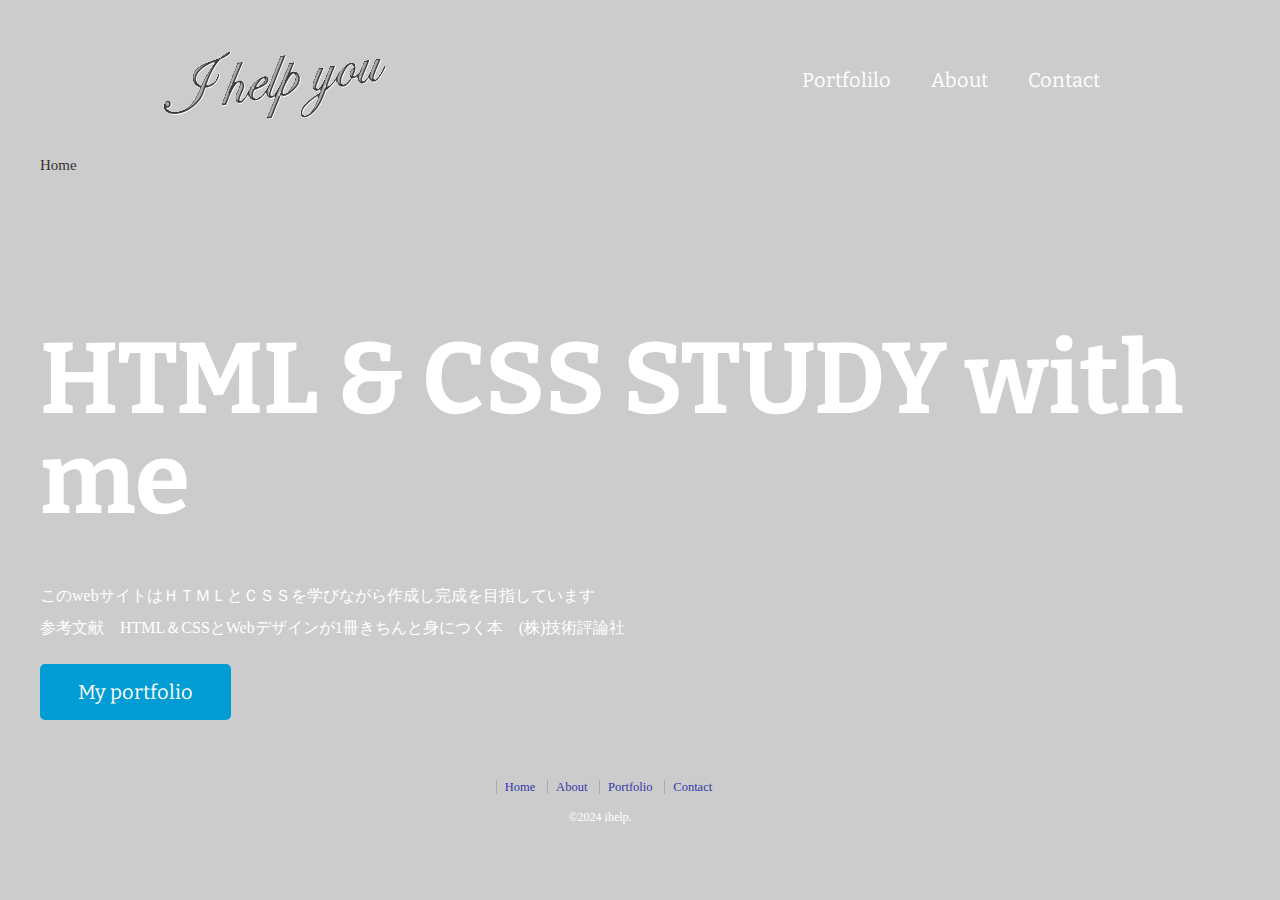
<file: index.html>
<!DOCTYPE html>
<html>
<head>
    <meta charset="UTF-8">
   <meta name="viewport" content="width=device-width,initial-scale=1"> <!-- 端末サイズに自動で合わせる -->
    <title>ihelp website</title>
 <link href="https://fonts.googleapis.com/css2?family=Bitter:ital,wght@0,100..900;1,100..900&display=swap" rel="stylesheet">
    <link href="stylesheet.css" rel="stylesheet">
    <link href="images/favicon.ico" rel="shortcut icon">
</head>
<!-- body始まり-->
<body id="index">
<!-- header始まり-->
    <header>
        <div class="logo">
        <a href="index.html">
        <img src="images/logo3.png" alt="ihelp">
        </a>
        </div>
        <nav>
        <ul class="global-nav">
            <li><a href="portfolio.html">Portfolilo</a></li>
            <li><a href="about.html">About</a></li>
            <li><a href="contact.html">Contact</a></li>
        </ul>
        </nav>
    </header>
<!--    headerの終わり-->
<!--    wrap始まり-->
    <div id="wrap">
      <div id="breadcrumb">
        <ol>
          <li>Home</li>
        </ol>
      </div>
        <div class="content">
          <h1>HTML & CSS STUDY with me </h1>
          <p>このwebサイトはＨＴＭＬとＣＳＳを学びながら作成し完成を目指しています　<br>参考文献　HTML＆CSSとWebデザインが1冊きちんと身につく本　(株)技術評論社</p>
          <p class="btn"><a href="portfolio.html">My portfolio</a></p>
        </div>
    </div>
<!--    wrapの終わり-->
<!--    footerの始まり-->
    <footer>
        <div id="footer_nav">
        <ul>
          <li><a href="index.html">Home</a></li> 
          <li><a href="about.html">About</a></li> 
          <li><a href="portfolio.html">Portfolio</a></li> 
          <li><a href="contact.html">Contact</a></li> 
        </ul>
      </div>
    <small>&copy;2024 ihelp.</small>
    </footer>
<!--    footerの終わり-->
    </body>
<!--    bodyの終わり-->
</html>
</file>
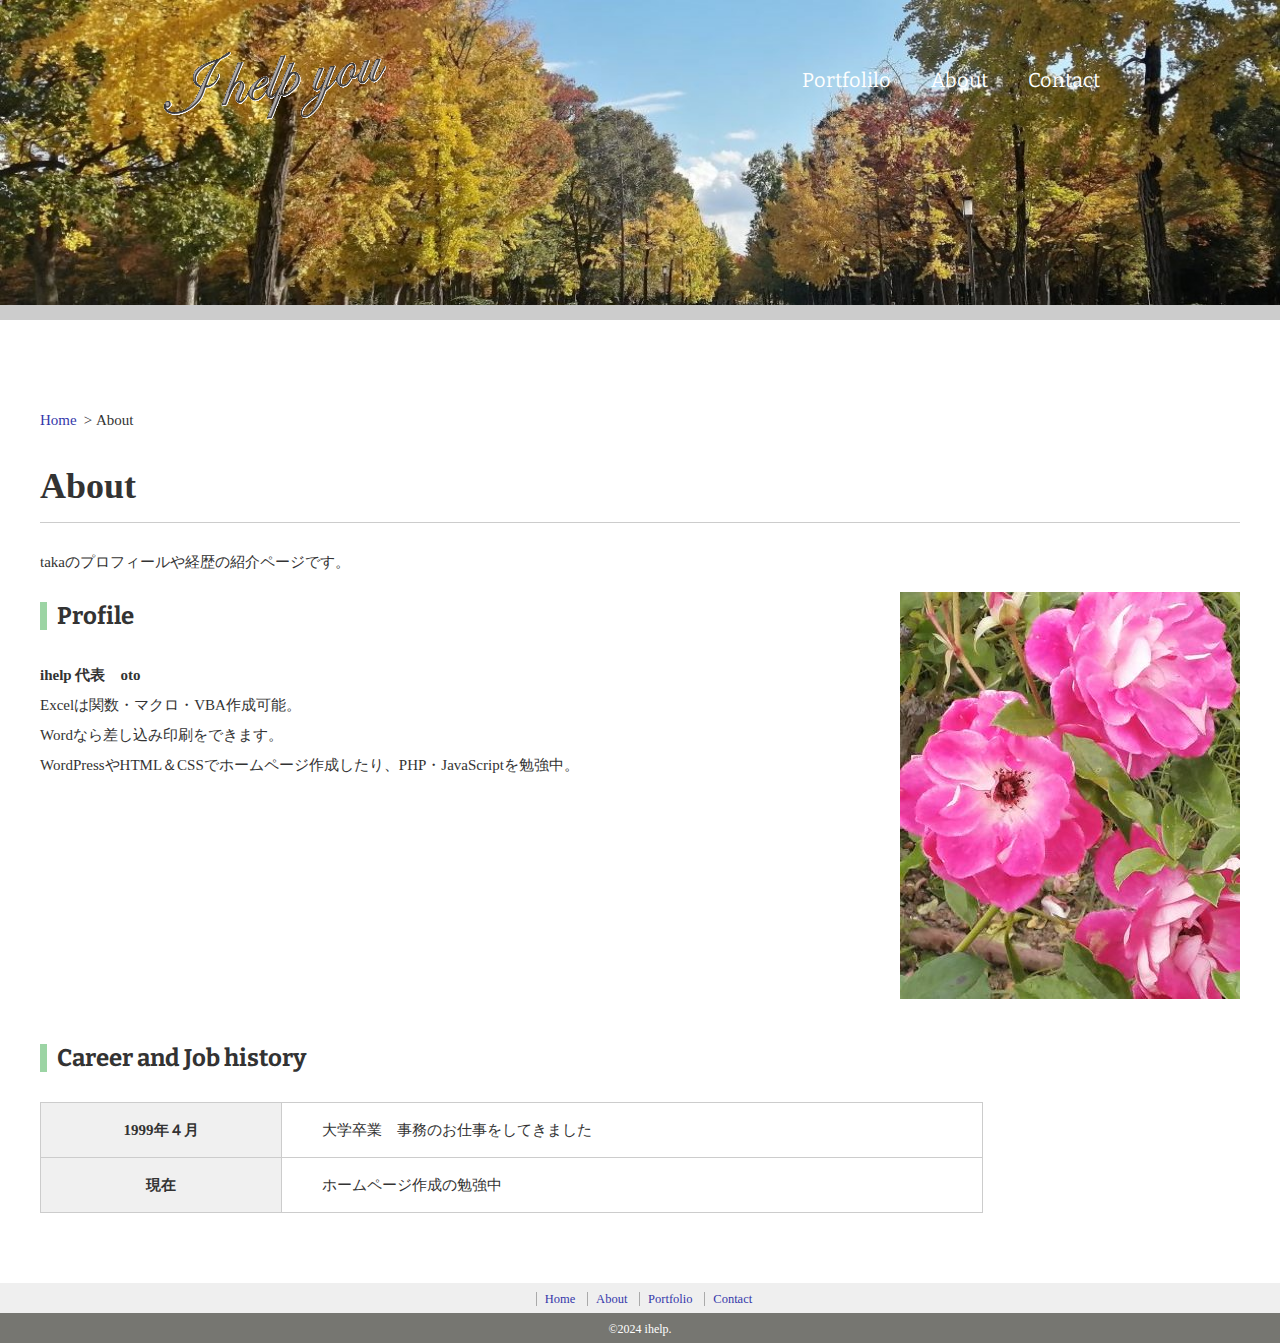
<file: about.html>
<!DOCTYPE html>
<html>
<head>
    <meta charset="UTF-8">
   <meta name="viewport" content="width=device-width,initial-scale=1"> <!-- 端末サイズに自動で合わせる -->
    <title>about|ホームページ作成中「ihelp」</title>
 <link href="https://fonts.googleapis.com/css2?family=Bitter:ital,wght@0,100..900;1,100..900&display=swap" rel="stylesheet">
   <link href="stylesheet.css" rel="stylesheet">
   <link href="images/favicon.ico" rel="shortcut icon">
</head>
<body id="about">
  
<!-- header始まり-->
    <header>
        <div class="logo">
        <a href="index.html">
        <img src="images/logo3.png" alt="ihelp">
        </a>
        </div>
        <nav>
        <ul class="global-nav">
            <li><a href="portfolio.html">Portfolilo</a></li>
            <li><a href="about.html">About</a></li>
            <li><a href="contact.html">Contact</a></li>
        </ul>
        </nav>
    </header>
<!--    headerの終わり-->
<!--    wrap始まり-->
    <div id="wrap">
      <div id="breadcrumb">
        <ol>
          <li><a href="index.html">Home</a></li>
          <li>About</li>
        </ol>
      </div>
        <div class="content">
          <div class="main-center">
            <h1>About</h1>
            <p>takaのプロフィールや経歴の紹介ページです。</p>
            <section class="profile clearfix">
              <div class="profile-txt">
                <h2 class="icon">Profile</h2>
                <p><span>ihelp 代表　oto</span><br>Excelは関数・マクロ・VBA作成可能。<br>Wordなら差し込み印刷をできます。<br>WordPressやHTML＆CSSでホームページ作成したり、PHP・JavaScriptを勉強中。</p>
              </div>
              <img src="images/about.jpg" alt="otoプロフィール画像" class="profile-image">
            </section>
            <section class="career">
              <h2 class="icon">Career and Job history</h2>
              <table>
              <tr>
                <th>1999年４月</th>
                <td>大学卒業　事務のお仕事をしてきました</td>
              </tr>
              <tr>
                <th>現在</th>
                <td>ホームページ作成の勉強中</td>
              </tr>
              </table>
            </section>
          </div>
        </div>
    </div>
<!--    wrapの終わり-->
<!--    footerの始まり-->
    <footer>
        <div id="footer_nav">
        <ul>
          <li><a href="index.html">Home</a></li> 
          <li><a href="about.html">About</a></li> 
          <li><a href="portfolio.html">Portfolio</a></li> 
          <li><a href="contact.html">Contact</a></li> 
        </ul>
      </div>
    <small>&copy;2024 ihelp.</small>
    </footer>
<!--    footerの終わり-->
    </body>
<!--    bodyの終わり-->
</html>
</file>
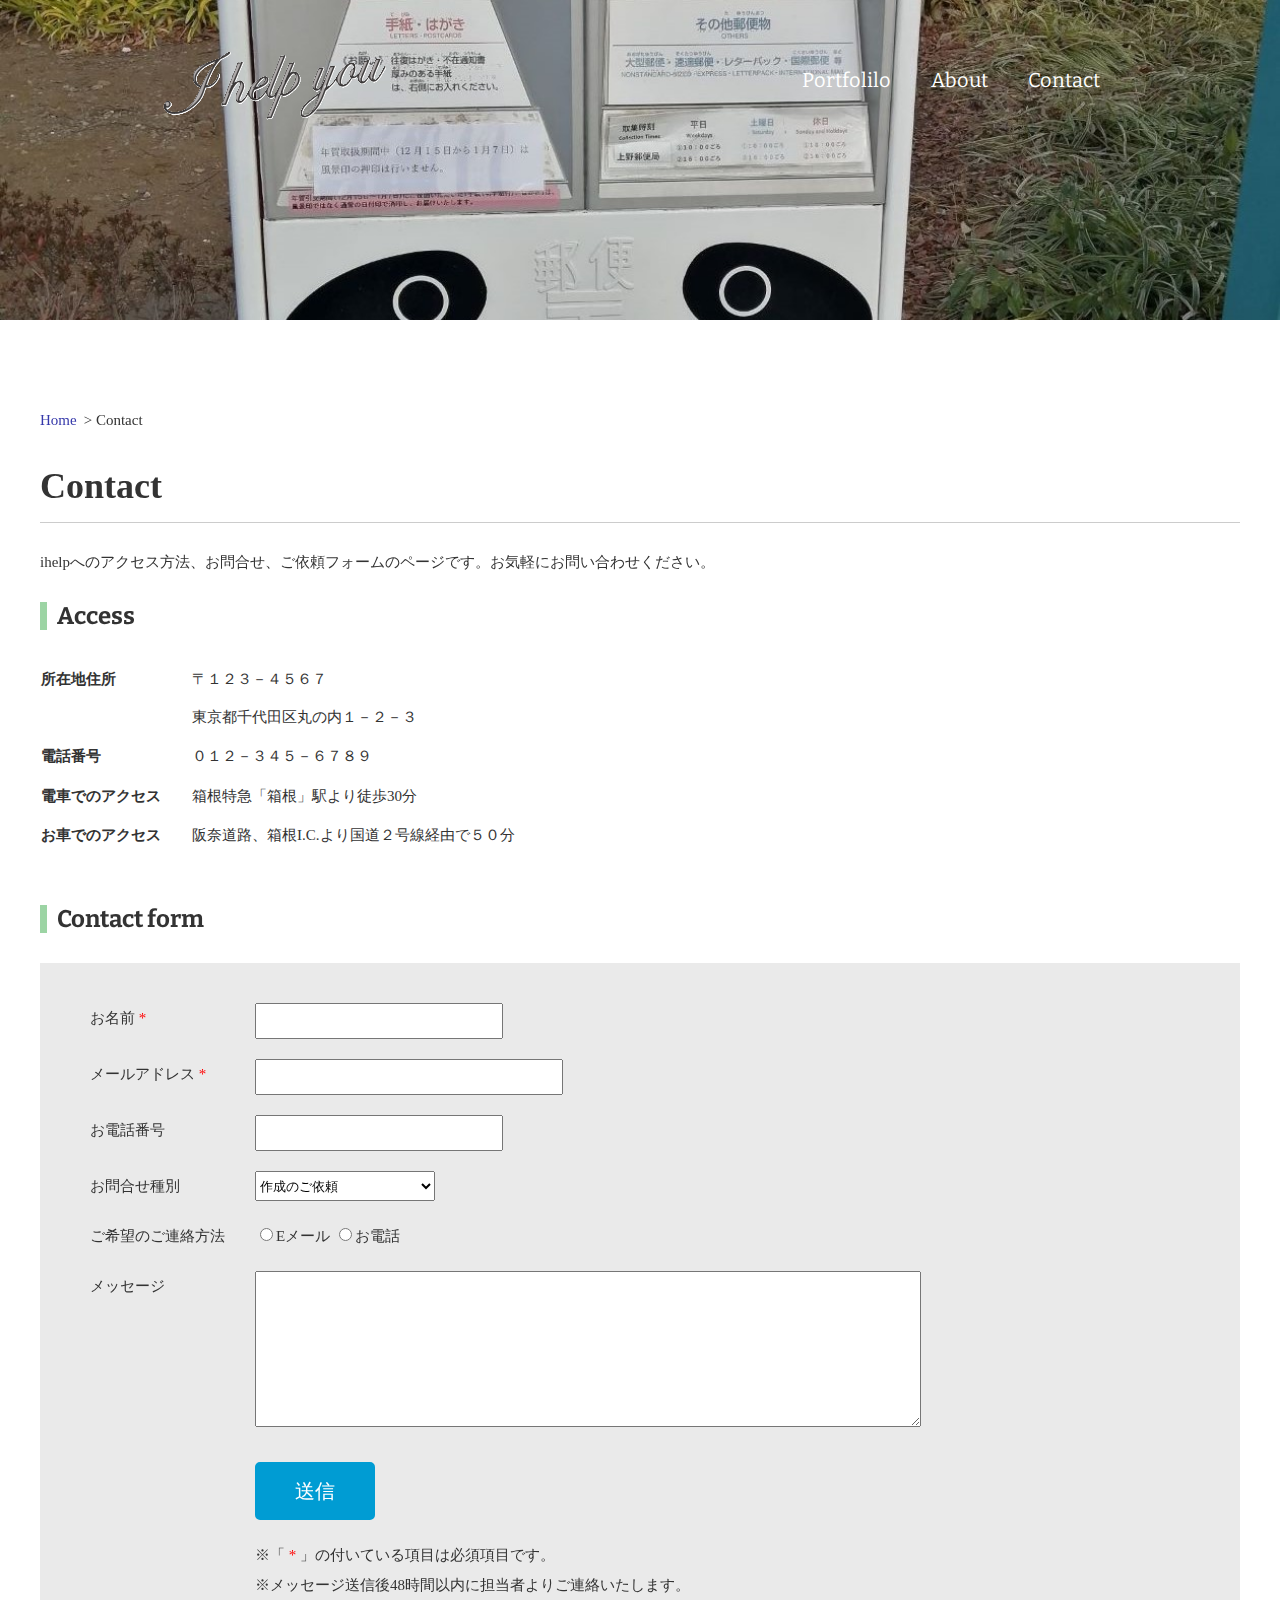
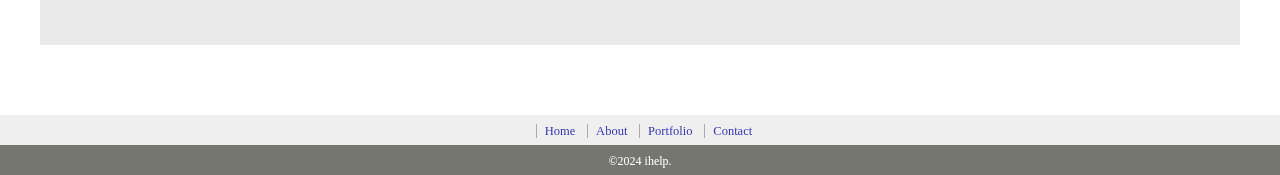
<file: contact.html>
<!DOCTYPE html>
<html>
<head>
    <meta charset="UTF-8">
    <meta name="viewport" content="width=device-width,initial-scale=1"> <!-- 端末サイズに自動で合わせる -->
    <title>Contact|Webサイト作成中</title>
 <link href="https://fonts.googleapis.com/css2?family=Bitter:ital,wght@0,100..900;1,100..900&display=swap" rel="stylesheet">
    <link href="stylesheet.css" rel="stylesheet">
     <link href="images/favicon.ico" rel="shortcut icon">
</head>
<!-- body始まり-->
<body id="contact">
<!-- header始まり-->
    <header>
        <div class="logo">
        <a href="index.html">
        <img src="images/logo3.png" alt="ihelp">
        </a>
        </div>
        <nav>
        <ul class="global-nav">
            <li><a href="portfolio.html">Portfolilo</a></li>
            <li><a href="about.html">About</a></li>
            <li><a href="contact.html">Contact</a></li>
        </ul>
        </nav>
    </header>
<!--    headerの終わり-->
<!--    wrap始まり-->
    <div id="wrap">
      <div id="breadcrumb">
        <ol>
          <li><a href="index.html">Home</a></li>
          <li>Contact</li>
        </ol>
      </div>
        <div class="content">
          <div class="main-center">
          <h1>Contact</h1>
            <p>ihelpへのアクセス方法、お問合せ、ご依頼フォームのページです。お気軽にお問い合わせください。</p>
            <section class="access clearfix">
            <h2 class="icon">Access</h2>
              <table>
                <tr>
                  <th>所在地住所</th>
                  <td>〒１２３－４５６７<br>東京都千代田区丸の内１－２－３</td>
                </tr>
                <tr>
                  <th>電話番号</th>
                  <td>０１２－３４５－６７８９</td>
                </tr>
                 <tr>
                  <th>電車でのアクセス</th>
                  <td>箱根特急「箱根」駅より徒歩30分</td>
                </tr>
                 <tr>
                  <th>お車でのアクセス</th>
                  <td>阪奈道路、箱根I.C.より国道２号線経由で５０分</td>
                </tr>
              </table>
              <iframe src="https://www.google.com/maps/embed?pb=!1m18!1m12!1m3!1d3280.453457503301!2d135.49959197520553!3d34.69374098358725!2m3!1f0!2f0!3f0!3m2!1i1024!2i768!4f13.1!3m3!1m2!1s0x6000e6e8a65b343f%3A0x2e1148b61ea19b98!2sOsaka%20City%20Hall!5e0!3m2!1sen!2sjp!4v1736317287322!5m2!1sen!2sjp" width="460" height="200" style="border:0;" allowfullscreen="" loading="lazy" referrerpolicy="no-referrer-when-downgrade"></iframe>
            </section>
          </div>
        <section>
          <h2 class="icon">Contact form</h2>
          <div class="form">
            <form>
              <dl>
                <dt><span class="required">お名前</span></dt>
                <dd><input type="text" name="name" class="name" required> </dd>
                <dt><span class="required">メールアドレス</span></dt>
                <dd><input type="email" name="email" class="email" required> </dd>
                <dt>お電話番号</dt>
                <dd><input type="tel" name="tel" class="tel"> </dd>
                <dt>お問合せ種別</dt>
                <dd>
                  <select name="type" class="type">
                    <option value="作成のご依頼">作成のご依頼</option>
                    <option value="ホームページへのご意見">ホームページへのご意見</option>
                    <option value="その他お問合せ">その他お問合せ</option>
                  </select>  
                </dd>
                <dt>ご希望のご連絡方法</dt>
                <dd>
                  <input type="radio" name="contact" value="Eメール">Eメール
                  <input type="radio" name="contact" value="お電話">お電話
                </dd>
                <dt>メッセージ</dt>
                <dd><textarea name="message"  class="message"></textarea> </dd>
              </dl>
              <button type="submit"  class="btn">送信</button>
            </form>
            <div class="attention">
              <p>※「<span class="required"></span> 」の付いている項目は必須項目です。<br>※メッセージ送信後48時間以内に担当者よりご連絡いたします。 </p>
            </div>
          </div>
         </section>
        </div>
    </div>
<!--    wrapの終わり-->
<!--    footerの始まり-->
    <footer>
         <div id="footer_nav">
        <ul>
          <li><a href="index.html">Home</a></li> 
          <li><a href="about.html">About</a></li> 
          <li><a href="portfolio.html">Portfolio</a></li> 
          <li><a href="contact.html">Contact</a></li> 
        </ul>
      </div>
    <small>&copy;2024 ihelp.</small>
    </footer>
<!--    footerの終わり-->
    </body>
<!--    bodyの終わり-->
</html>
</file>
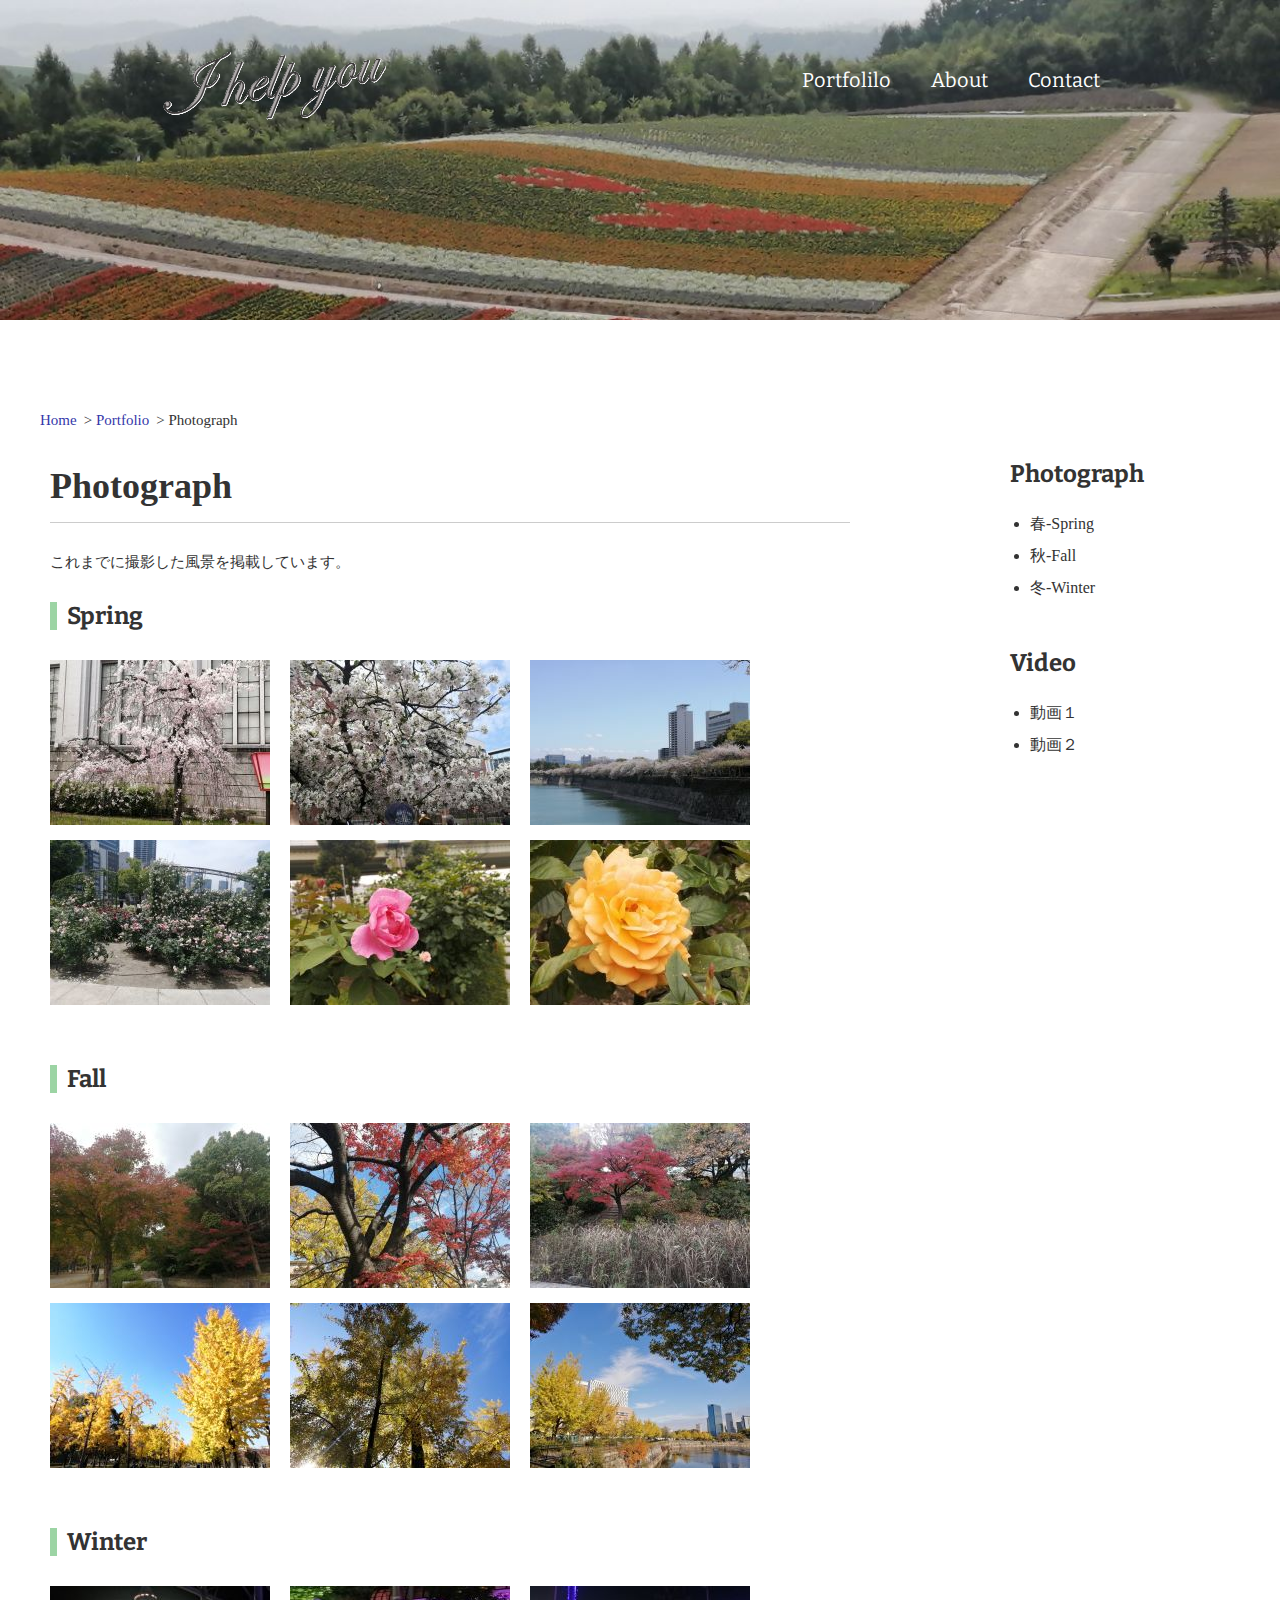
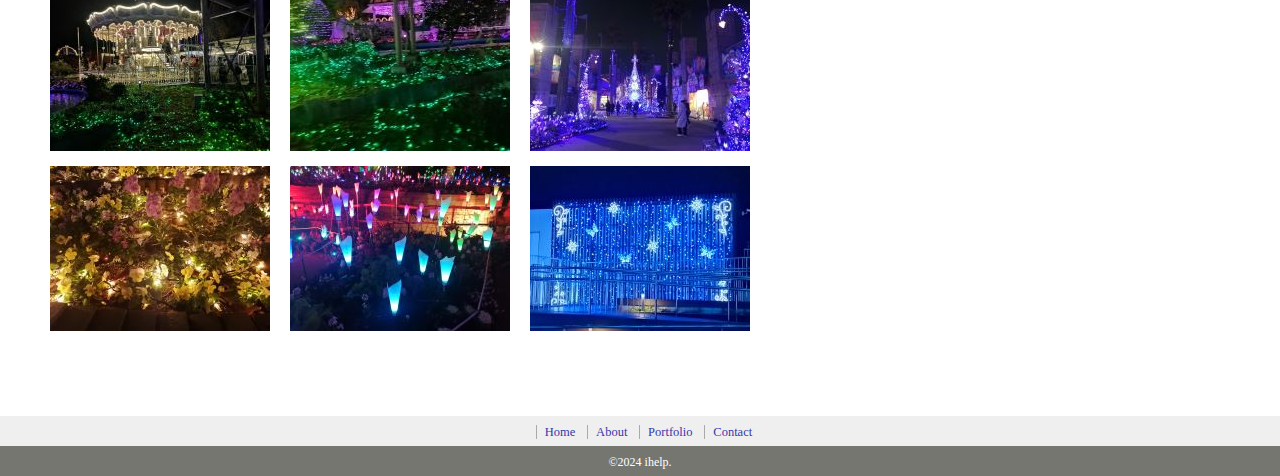
<file: photograph.html>
<!DOCTYPE html>
<html>
<head>
    <meta charset="UTF-8">
   <meta name="viewport" content="width=device-width,initial-scale=1"> <!-- 端末サイズに自動で合わせる -->
    <title>photograph|Webサイト作成中</title>
 <link href="https://fonts.googleapis.com/css2?family=Bitter:ital,wght@0,100..900;1,100..900&display=swap" rel="stylesheet">
   <link href="stylesheet.css" rel="stylesheet">
     <link href="images/favicon.ico" rel="shortcut icon">
</head>
<!-- body始まり-->
<body id="photograph">
<!-- header始まり-->
    <header>
        <div class="logo">
        <a href="index.html">
        <img src="images/logo3.png" alt="ihelp">
        </a>
        </div>
        <nav>
        <ul class="global-nav">
            <li><a href="portfolio.html">Portfolilo</a></li>
            <li><a href="about.html">About</a></li>
            <li><a href="contact.html">Contact</a></li>
        </ul>
        </nav>
    </header>
<!--    headerの終わり-->
<!--    wrap始まり-->
    <div id="wrap" class="clearfix">
      <div id="breadcrumb">
        <ol>
          <li><a href="index.html">Home</a></li>
          <li><a href="portfolio.html">Portfolio</a></li>
          <li>Photograph</li>
        </ol>
      </div>
        <div class="content">
          <div class="main">
            <h1>Photograph</h1>
            <p>これまでに撮影した風景を掲載しています。</p>
            <section id="spring">
              <h2 class="icon">Spring</h2>
                <ul class="clearfix photograph-list">
                　<li><img src="images/spring6.jpg" alt="造幣局の通り抜け"></li> 
                  <li><img src="images/spring2.jpg" alt="造幣局の通り抜け"></li>
                  <li><img src="images/spring3.jpg" alt="大阪城の桜"></li>
                  <li><img src="images/spring4.jpg" alt="中之島公園のバラ"></li>
                  <li><img src="images/spring1.jpg" alt="中之島公園のバラ"></li>
                  <li><img src="images/spring5.jpg" alt="中之島公園のバラ"></li>
                </ul>
            </section>
             <section id="fall">
              <h2 class="icon">Fall</h2>
                <ul class="clearfix photograph-list">
                　<li><img src="images/fall1.jpg" alt="花博記念公園"></li> 
                  <li><img src="images/fall2.jpg" alt="花博記念公園"></li>
                  <li><img src="images/fall3.jpg" alt="花博記念公園"></li>
                  <li><img src="images/fall4.jpg" alt="大阪城"></li>
                  <li><img src="images/fall5.jpg" alt="大阪城"></li>
                  <li><img src="images/fall6.jpg" alt="大阪城"></li>
                </ul>
            </section>
            <section id="winter">
              <h2 class="icon">Winter</h2>
                <ul class="clearfix photograph-list">
                　<li><img src="images/winter1.jpg" alt="ひらパーイルミネーション"></li> 
                  <li><img src="images/winter2.jpg" alt="ひらパーイルミネーション"></li>
                  <li><img src="images/winter3.jpg" alt="ひらパーイルミネーション"></li>
                  <li><img src="images/winter4.jpg" alt="ひらパーイルミネーション"></li>
                  <li><img src="images/winter5.jpg" alt="ひらパーイルミネーション"></li>
                  <li><img src="images/winter6.jpg" alt="ひらパーイルミネーション"></li>
                </ul>
            </section>
          </div>
          <aside class="sidebar">
             <section>
              <h2>Photograph</h2>
                <ul>
                  <li><a href="photograph.html#spring">春-Spring</a></li>
                   <li><a href="photograph.html#fall">秋-Fall</a></li>
                   <li><a href="photograph.html#winter">冬-Winter</a></li>
                </ul>
              </section>
            <section>
              <h2><a href="video.html#video">Video</a></h2>
                <ul>
                  <li><a href="video.html#movie1">動画１</a></li>
                  <li><a href="video.html#movie2">動画２</a></li>
                </ul>
            </section>
          </aside>
        </div>
    </div>
<!--    wrapの終わり-->
<!--    footerの始まり-->
    <footer>
        <div id="footer_nav">
        <ul>
          <li><a href="index.html">Home</a></li> 
          <li><a href="about.html">About</a></li> 
          <li><a href="portfolio.html">Portfolio</a></li> 
          <li><a href="contact.html">Contact</a></li> 
        </ul>
      </div>
    <small>&copy;2024 ihelp.</small>
    </footer>
<!--    footerの終わり-->
    </body>
<!--    bodyの終わり-->
</html>
</file>
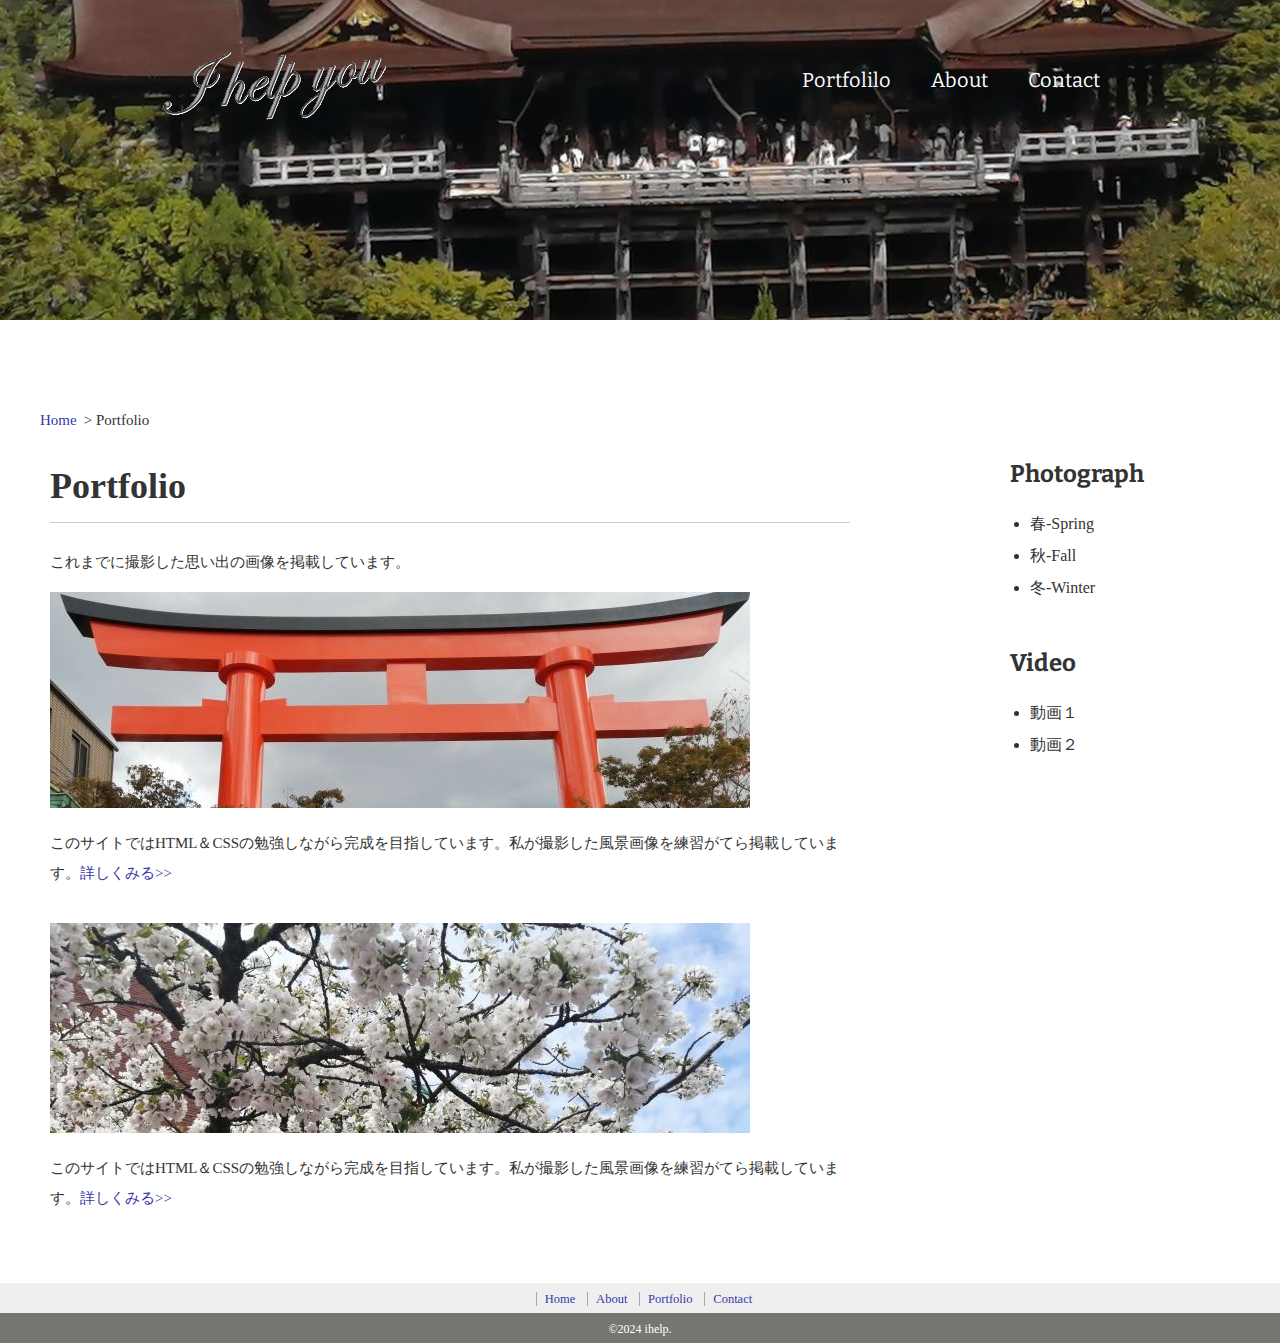
<file: portfolio.html>
<!DOCTYPE html>
<html>
<head>
    <meta charset="UTF-8">
   <meta name="viewport" content="width=device-width,initial-scale=1"> <!-- 端末サイズに自動で合わせる -->
    <title>Portfolio|Webサイト作成中</title>
 <link href="https://fonts.googleapis.com/css2?family=Bitter:ital,wght@0,100..900;1,100..900&display=swap" rel="stylesheet">
    <link href="stylesheet.css" rel="stylesheet">
     <link href="images/favicon.ico" rel="shortcut icon">
</head>
<!-- body始まり-->
<body id="portfolio">
<!-- header始まり-->
    <header>
        <div class="logo">
        <a href="index.html">
        <img src="images/logo3.png" alt="ihelp">
        </a>
        </div>
        <nav>
        <ul class="global-nav">
            <li><a href="portfolio.html">Portfolilo</a></li>
            <li><a href="about.html">About</a></li>
            <li><a href="contact.html">Contact</a></li>
        </ul>
        </nav>
    </header>
<!--    headerの終わり-->
<!--    wrap始まり-->
    <div id="wrap" class="clearfix">
      <div id="breadcrumb">
        <ol>
          <li><a href="index.html">Home</a></li>
          <li>Portfolio</li>
        </ol>
      </div>
        <div class="content">
          <div class="main">
            <h1>Portfolio</h1>
            <p>これまでに撮影した思い出の画像を掲載しています。</p>
            <section>
             <h2> <a href="photograph.html">
              <img src="images/portfolio1.jpg" alt="PHOTOGRAPH"></a></h2>
              <p>このサイトではHTML＆CSSの勉強しながら完成を目指しています。私が撮影した風景画像を練習がてら掲載しています。<a href="photograph.html">詳しくみる>></a></p>
            </section>
             <section>
             <h2> <a href="video.html">
              <img src="images/portfolio2.jpg" alt="VIDEO"></a></h2>
              <p>このサイトではHTML＆CSSの勉強しながら完成を目指しています。私が撮影した風景画像を練習がてら掲載しています。<a href="video.html">詳しくみる>></a></p>
            </section>
          </div>
          <aside class="sidebar">
            <section>
              <h2>Photograph</h2>
                <ul>
                  <li><a href="photograph.html#spring">春-Spring</a></li>
                  <li><a href="photograph.html#fall">秋-Fall</a></li>
                   <li><a href="photograph.html#winter">冬-Winter</a></li>
                </ul>
            </section>
            <section>
              <h2>Video</h2>
                <ul>
                  <li><a href="video.html#movie1">動画１</a></li>
                  <li><a href="video.html#movie2">動画２</a></li>
                </ul>
            </section>
          </aside>
        </div>
    </div>
<!--    wrapの終わり-->
<!--    footerの始まり-->
    <footer>
        <div id="footer_nav">
        <ul>
          <li><a href="index.html">Home</a></li> 
          <li><a href="about.html">About</a></li> 
          <li><a href="portfolio.html">Portfolio</a></li> 
          <li><a href="contact.html">Contact</a></li> 
        </ul>
      </div>
    <small>&copy;2024 ihelp.</small>
    </footer>
<!--    footerの終わり-->
    </body>
<!--    bodyの終わり-->
</html>
</file>
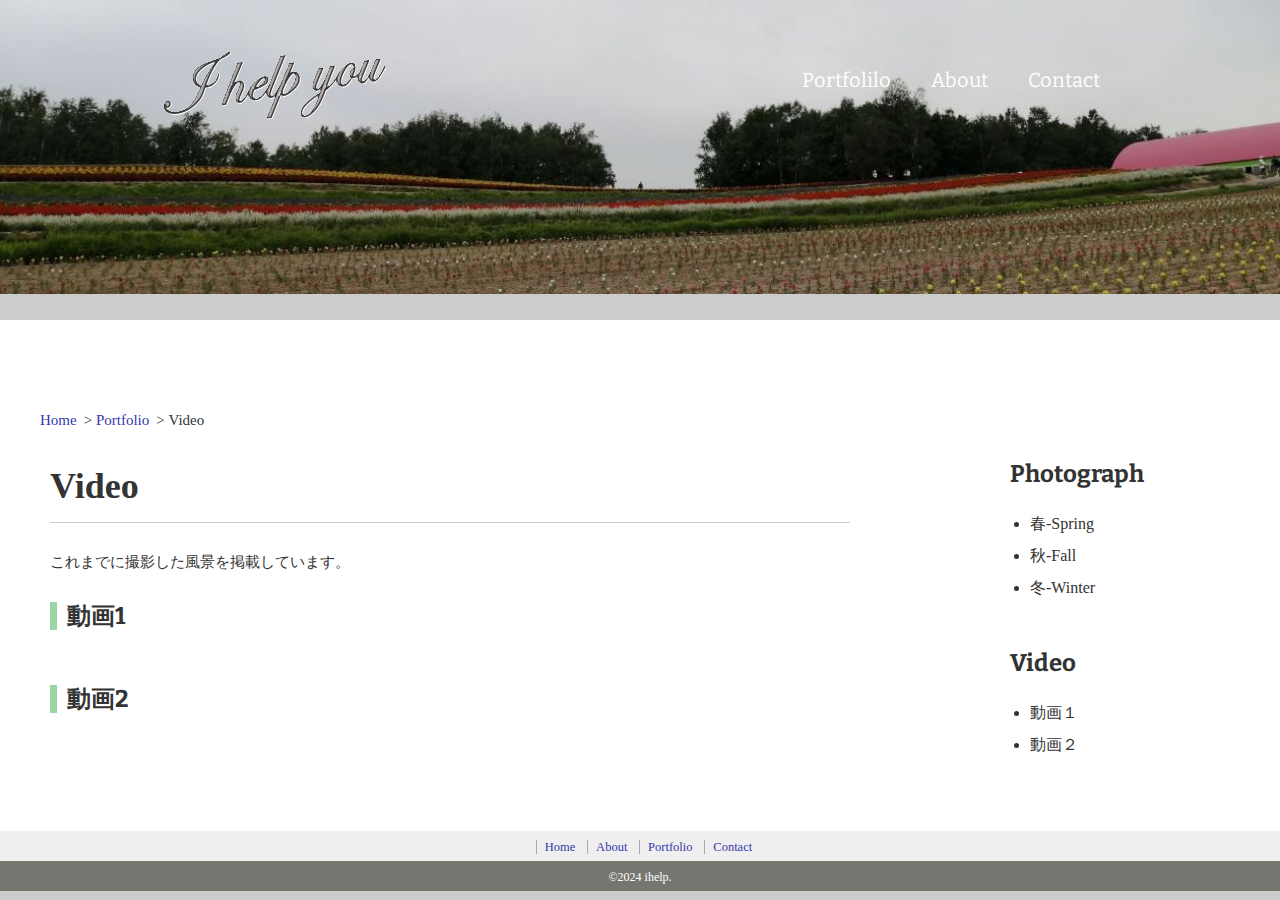
<file: video.html>
<!DOCTYPE html>
<html>
<head>
    <meta charset="UTF-8">
   <meta name="viewport" content="width=device-width,initial-scale=1"> <!-- 端末サイズに自動で合わせる -->
    <title>photograph|Webサイト作成中</title>
 <link href="https://fonts.googleapis.com/css2?family=Bitter:ital,wght@0,100..900;1,100..900&display=swap" rel="stylesheet">
    <link href="stylesheet.css" rel="stylesheet">
     <link href="images/favicon.ico" rel="shortcut icon">
</head>
<!-- body始まり-->
<body id="video">
<!-- header始まり-->
    <header>
        <div class="logo">
        <a href="index.html">
        <img src="images/logo3.png" alt="ihelp">
        </a>
        </div>
        <nav>
        <ul class="global-nav">
            <li><a href="portfolio.html">Portfolilo</a></li>
            <li><a href="about.html">About</a></li>
            <li><a href="contact.html">Contact</a></li>
        </ul>
        </nav>
    </header>
<!--    headerの終わり-->
<!--    wrap始まり-->
    <div id="wrap" class="clearfix">
      <div id="breadcrumb">
        <ol>
          <li><a href="index.html">Home</a></li>
          <li><a href="portfolio.html">Portfolio</a></li>
          <li>Video</li>
        </ol>
      </div>
        <div class="content">
          <div class="main">
            <h1>Video</h1>
            <p>これまでに撮影した風景を掲載しています。</p>
            <section id="movie1" class="clearfix">
              <h2 class="icon">動画1</h2>
            </section>
             <section id="movie2" class="clearfix">
              <h2 class="icon">動画2</h2>
            </section>
          </div>
          <aside class="sidebar">
             <section>
              <h2><a href="photograph.html#photograph">Photograph</a></h2>
                <ul>
                  <li><a href="photograph.html#spring">春-Spring</a></li>
                   <li><a href="photograph.html#fall">秋-Fall</a></li>
                   <li><a href="photograph.html#winter">冬-Winter</a></li>
                </ul>
              </section>
            <section>
              <h2>Video</h2>
                <ul>
                  <li><a href="video.html#movie1">動画１</a></li>
                  <li><a href="video.html#movie2">動画２</a></li>
                </ul>
            </section>
          </aside>
        </div>
    </div>
<!--    wrapの終わり-->
<!--    footerの始まり-->
    <footer>
        <div id="footer_nav">
        <ul>
          <li><a href="index.html">Home</a></li> 
          <li><a href="about.html">About</a></li> 
          <li><a href="portfolio.html">Portfolio</a></li> 
          <li><a href="contact.html">Contact</a></li> 
        </ul>
      </div>
    <small>&copy;2024 ihelp.</small>
    </footer>
<!--    footerの終わり-->
    </body>
<!--    bodyの終わり-->
</html>
</file>
<file: stylesheet.css>
@charset"utf-8";
/*ブラウザ既定スタイルの解除始まり*/
body{
  margin: 0;
  padding: 0;
  background-color: #cccccc;
  color: #333333;
  font-size: 15px;
  line-height: 2;
}

*{
  margin-top: 0;
 }

img{
  vertical-align: bottom;
}

ul{
  margin: 0;
  padding: 0;
}
/*ブラウザ既定スタイルの解除終わり*/
a{
  color: #3538aa;
  text-decoration: none;
}
/*訪問済みのリンクを設定*/
a:visited{
  color: #788d98;
}

a:hover{
  text-decoration: underline;
}

header{
  width: 960px;
  height:100px;
  margin: 0 auto;
}

.logo{
  float: left;
  margin-top: 50px;
}

.global-nav{
  float: right;
  margin-top: 60px;
}

.global-nav li{
  float: left;
  margin: 0 20px;
  font-size: 20px;
  list-style: none;
   font-family: "Bitter", serif;
}

.global-nav li a{
  color: #ffffff;
}

.global-nav li a:hover{
  border-bottom: 2px solid #ffffff;
  padding-bottom: 3px;
  text-decoration: none;
}
/*floatの解除　左右両方の回り込みを解除する*/
#wrap{
  clear: both;
  background-color: #ffffff;
  margin-top: 220px;
  padding: 35px 0;
}

#breadcrumb{
  list-style: none;
  margin-top: 50px;
  padding: 0;
}

#breadcrumb ol li{
  display: inline;
}

#breadcrumb ol li::after{
  content: ">";
  padding-left: 7px;
}

#breadcrumb ol li:last-child::after{
  content: none;
}

.content{
  width: 1200px;
  margin: 0 auto;
}
/*footerの設定*/
footer{
  text-align: center;
  color: #ffffff;
  background-color: #767671;
}
footer small{
  font-size: 12px;
}

footer #footer_nav{
  background-color: #efefef;
}

footer #footer_nav ul{
  list-style: none;
  margin: 0;
  padding: 0;
}

footer #footer_nav li{
  display: inline;
  border-left: solid 1px #aaa;
  margin-left:  8px;
  padding-left:  8px;
  font-size: smaller;
}


#index h1{
  font-size: 100px;
  line-height: 1;
  color: #ffffff;
  font-family:  "Bitter", serif;
  margin-bottom: 50px;
  border: none;
}

#index .content{
  margin-top: 150px;
}

#index p{
  font-size: 16px;
  color: #ffffff
}

.btn a{
  background-color: #009cd3;
  color: #ffffff;
  font-size: 20px;
  font-family:  "Bitter", serif;
  width: 185px;
  display: block;
  text-align: center;
  line-height: 50px;
  margin-top: 20px;
  border-radius: 5px;
  border: 3px solid #009cd3;
}

.btn a:hover{
  text-decoration: none; /*a要素の下線を消す*/
  background-color: #ffffff;
  color: #009cd3;
}

#index footer{
  width: 1200px;
  margin: 150px auto o auto;
  text-align: center;
  background-color: transparent;
}

#index footer #footer_nav{
  background-color: transparent;
}ckground-color: transparent;
}

#index{
  background-image: url(images/index.jpg);
  background-repeat: no-repeat;
  background-position: center center;
  background-attachment: fixed;
  background-size: cover;
}

#about{
  background-image: url(images/aboutbg.jpg);
  background-repeat: no-repeat;
  background-position: center top;
  background-attachment: fixed;
  background-size: 100% auto;
}

.main-center{
  width: 1200x;
  margin: 0 auto;
}

h1{
  
  font-size: 36px;
  border-bottom: 1px solid #cccccc;
}

h2{
   font-family:  "Bitter", serif;
   font-size:24px;
}

.icon::before{
  content: "";
  padding-right: 10px;
  border-left: 7px solid #9cd4a4;
}

#about .profile-txt{
  width: 540px;
  float: left;
}

#about .profile-txt span{
  font-weight: bold;
}

#about .profile-image{
  float: right;
}
/*clearfixで回り込みを解除する*/
.clearfix::after{
  content: "";
  display: block;
  clear: both;
}

section{
  margin-bottom: 35px;
}

#about .career th{
  width: 240px;
  background-color: #f0f0f0;
  padding: 12px 0;
  border: 1px solid #cccccc;
}

#about .career td{
  width: 660px;
  padding: 12px 0 12px 40px;
  border: 1px solid #cccccc;
}

table{
  border-spacing: 0;
  border-collapse: collapse;
}

#index #wrap{
  background-color: transparent;
  margin-top: 0;
  padding-top: 0;
}

#portfolio{
  background-image: url(images/portfolio4.jpg);
  background-repeat: no-repeat;
  background-position: center top;
  background-attachment: fixed;
  background-size: 100% auto;
}

.main{
  width: 800px;
  margin: 0 10px;
  float: left;
}

.sidebar{
  width: 200px;
  margin: 0 30px 0 30px;
  float: right;
}

a img:hover{
  opacity: 0.8;
}

.sidebar{
  width: 200px;
  margin: 0 30px 0 30px;
  float: right
  font-family:  "Bitter", serif;  
}

.sidebar h2{
  margin-bottom: 10px;
}

.sidebar ul{
  font-size: 16px;
  margin-left: 20px;
}

.sidebar a{
  color: #333333;
}

#photograph{
  background-image: url(images/photograph.jpg);
  background-repeat: no-repeat;
  background-position: center top;
  background-attachment: fixed;
  background-size: 100% auto;
}

#photograph .photograph-list li {
  float: left;
  list-style: none;
  margin: 0 20px 15px 0;
}
/*3の倍数番目の画像の右余白はなしにする*/
#photograph .photograph-list li:nth-child(3n) {
    margin-right: 0;
}

#video{
  background-image: url(images/video.jpg);
  background-repeat: no-repeat;
  background-position: center top;
  background-attachment: fixed;
  background-size: 100% auto;
}

#contact {
   background-image: url(images/contact-bg.jpg);
  background-repeat: no-repeat;
  background-position: center top;
  background-attachment: fixed;
  background-size: 100% auto;
}

#contact .access table{
  float: left;
 }

#contact .access th,
#contact .access td {
  text-align: left;
  vertical-align: top;
  line-height: 2.5;
}

#contact .access td{
  padding-left: 30px;
}

#contact .access iframe{
  width: 550px;
  float: right;
}

#contact .form{
  background-color: #eaeaea;
  padding: 30px 50px;
}

#contact .form dl dt{
  width: 165px;
  padding: 10px 0;
  float: left;
  clear: both;
}

#contact .form dl dd{
  padding: 10px 0;
}

#contact .form .name{
  width: 240px;
  height: 30px;
}

#contact .form .email{
  width: 300px;
  height: 30px;
}

#contact .form .tel{
  width: 240px;
  height: 30px;
}

#contact .form .type{
  width: 180px;
  height: 30px;
}

#contact .form .message{
  width: 660px;
  height: 150px;
}
#contact .form button{
 background-color: #009cd3;
  color: #ffffff;
  font-size: 20px;
  width: 120px;
  display: block;
  text-align: center;
  line-height: 50px;
  border-radius: 5px;
  border: 3px solid #009cd3;
  margin-left: 165px;
}

#contact .form button:hover{
  background-color: #ffffff;
  color: #009cd3;
  cursor: pointer;/* カーソルアイコンを指マークに変更 */
}

#contact .form .required::after {  /*requiredの疑似要素afterで*を赤で表示*/
  content: " * ";
  color: #ff0000;
}

#contact .form .attention{
  margin: 20px 0 0 165px;
}

/*レスポンシブデザイン対応の始まり*/
@media screen and (max-width:600px){
  body{
    font-size: 3.5vw;
  } 
  
  h1{
    font-size: 7.2vw;
  }
  
  #index h1{
    font-size: 10vw;
    margin: 0 5%
  }
  
  
  h2{
    font-size: 6vw;
  }
  
  p, dt{
    font-size: 2.5vw
  }
  
  
  header{
    width: auto;
    margin: 0 5%;
  }
  
  .logo  {
    float: none;
    margin-top: 60px;
    text-align: center;
  }
  
  .global-nav{
    float: none;
    margin-top: 40px;
    text-align: center;
  }
  
  .global-nav li{
    display: inline;
    float: none;
    margin: 0 8px;
  }
  
  #wrap{
    margin-top: 40px;
   padding: 35px 0 0;/* 上35px左右0下0*/
  }
  
  .content{
    width: 100%
  }
  
  .main{
    float: none;
    width: auto;
    margin: 0 5%;
  }
  
   .main-center{
    float: none;
    width: auto;
    margin: 0 5%;
  }
 
  h2 img{
    max-width: 100%;
  }
  
  #index p{
    margin: 0 5%
  }
  
  table {
    width: auto;
    font-size: 2.5vw
  }
  
 
  
  .sidebar{
    width: auto;
    float: none;
    margin: 0;
    padding: 30px 10% 10px;/上30px左右10%下10px*/
    background-color: #f7f6f4;
  }
  
  #contact .access iframe{
  width: 400px;
  float: none;
  }
  
  #contact .form .attention{
  margin: auto;
}
    
  #contact .form .message{
    width: 300px;
    height: 150px;
}
  
/*3の倍数番目の画像の右余白はなしを取り消すにする*/
#photograph .photograph-list li:nth-child(3n) {
    margin-right: 20px;
}
    
}
</file>
